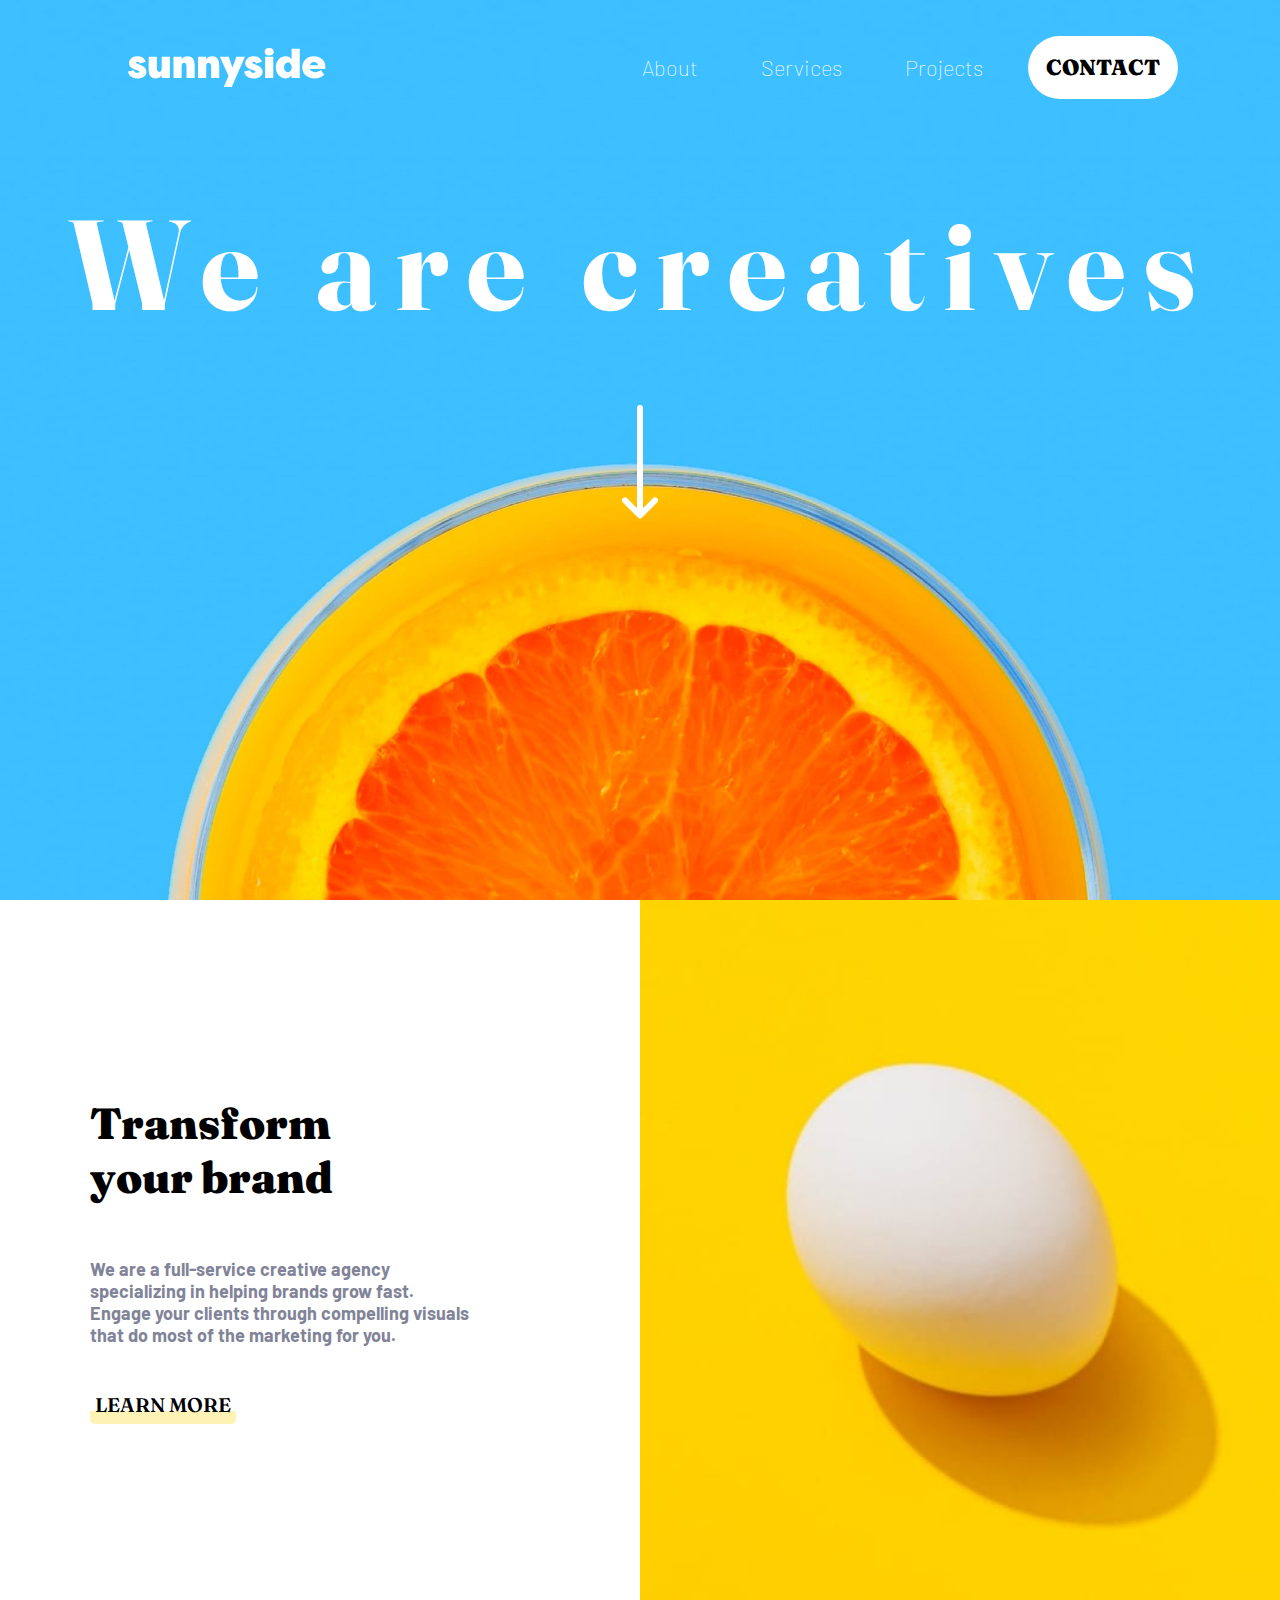
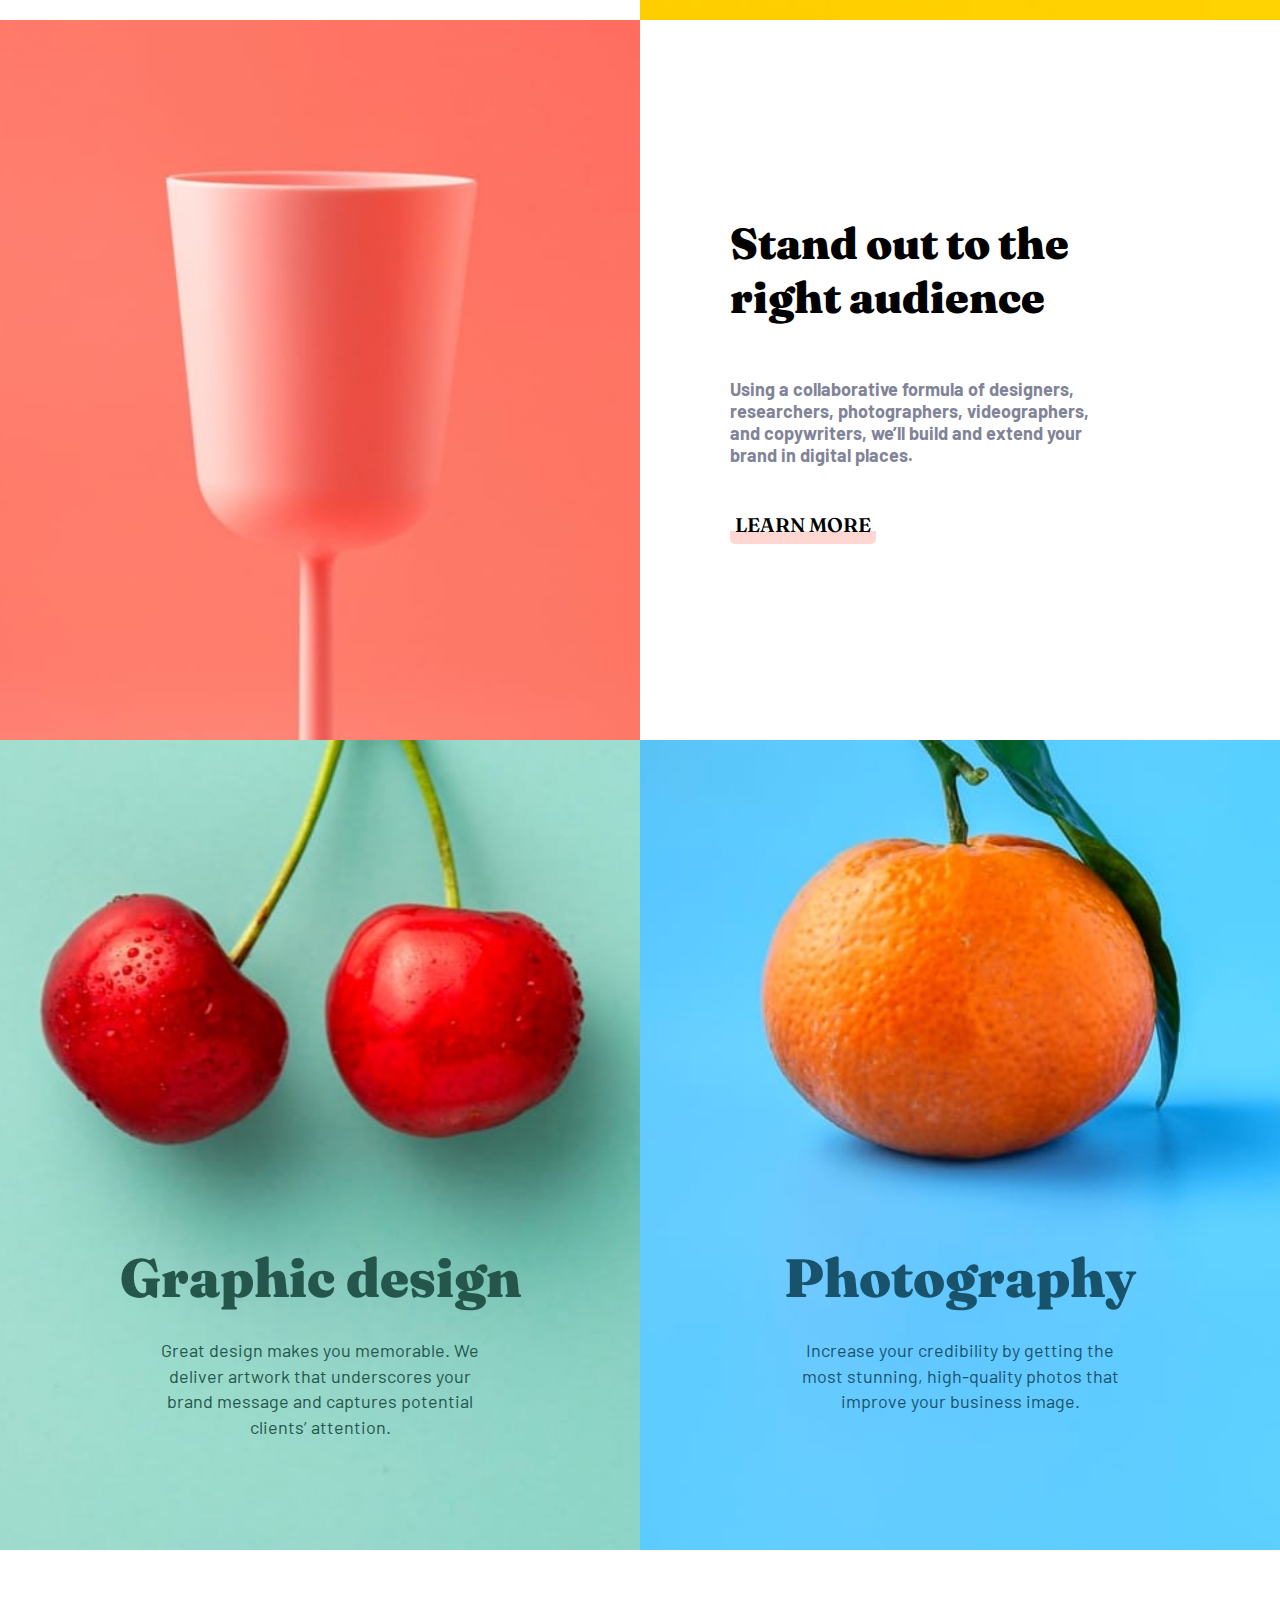
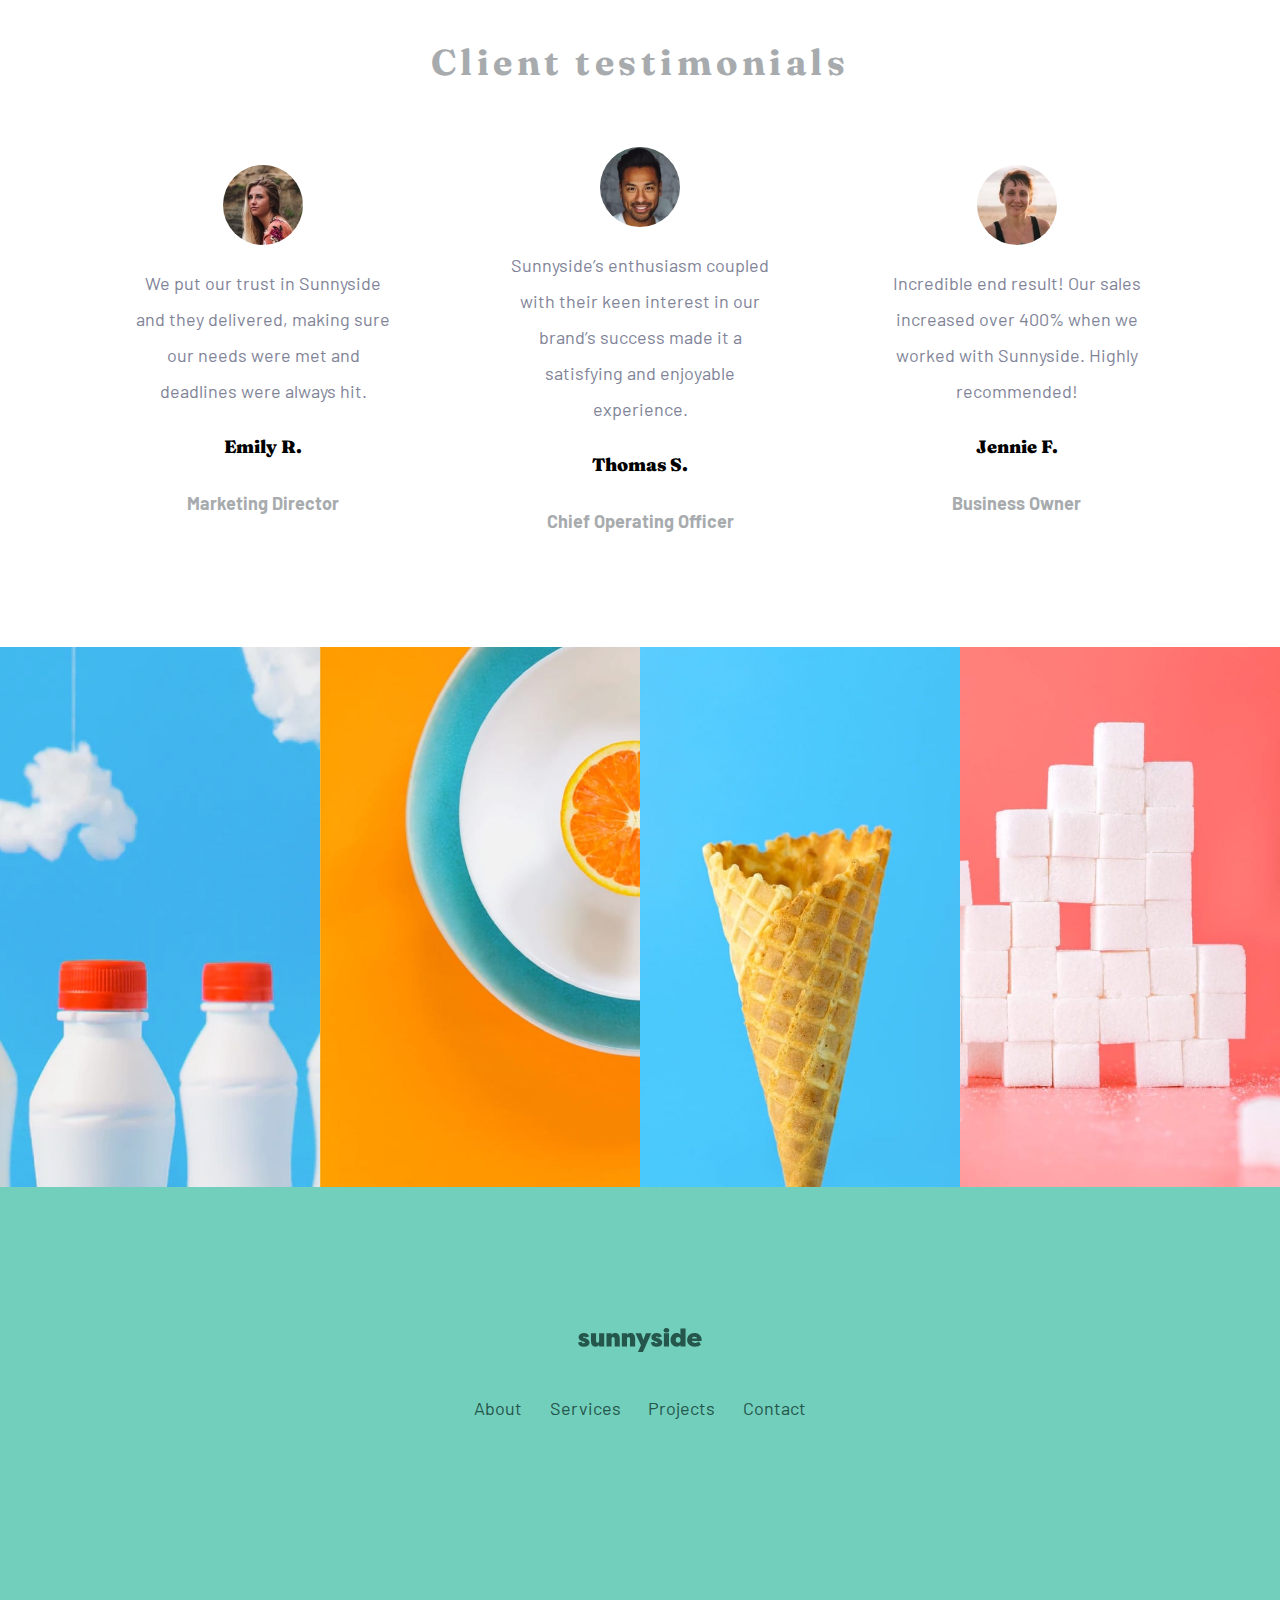
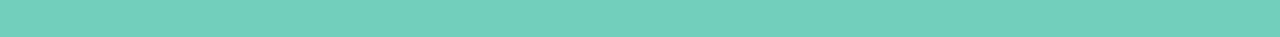
<file: sunnyside-agency-landing-page-main/index.html>
<!DOCTYPE html>
<html lang="en">
  <head>
    <meta charset="UTF-8" />
    <meta name="viewport" content="width=device-width, initial-scale=1.0" />
    <!-- displays site properly based on user's device -->

    <link
      rel="icon"
      type="image/png"
      sizes="32x32"
      href="./images/favicon-32x32.png" />

    <title>Frontend Mentor | Sunnyside agency landing page</title>

    <!-- Feel free to remove these styles or customise in your own stylesheet 👍 -->
    <link rel="stylesheet" href="style.css" />
    <!-- font-awesome link -->
    <link
      rel="stylesheet"
      href="https://cdnjs.cloudflare.com/ajax/libs/font-awesome/6.5.1/css/all.min.css"
      integrity="sha512-DTOQO9RWCH3ppGqcWaEA1BIZOC6xxalwEsw9c2QQeAIftl+Vegovlnee1c9QX4TctnWMn13TZye+giMm8e2LwA=="
      crossorigin="anonymous"
      referrerpolicy="no-referrer" />
  </head>
  <body>
    <main>
      <section class="card1">
        <nav class="sunnyNav">
          <img src="./images/logo.svg" alt="Sunny-icon" />

          <button class="menuIcons">
            <i class="menuIcon fa-solid fa-bars"></i>
            <i class="closeIcon fa-solid fa-xmark"></i>
          </button>
          <ul class="menu">
            <li class="menu_items">
              <a href="#" target="_blank" rel="noopener noreferrer">About</a>
            </li>

            <li class="menu_items">
              <a href="#" target="_blank" rel="noopener noreferrer">Services</a>
            </li>

            <li class="menu_items">
              <a href="#" target="_blank" rel="noopener noreferrer">Projects</a>
            </li>

            <li class="menu_items">
              <a href="#" target="_blank" rel="noopener noreferrer">Contact</a>
            </li>
          </ul>
        </nav>

        <header class="headCard">
          <h1>We are creatives</h1>
          <div>
            <img src="./images/icon-arrow-down.svg" class="arrowDown" />
          </div>
        </header>
      </section>

      <section class="section-2">
        <article class="transform-con">
          <div>
            <h2>Transform your brand</h2>
            <p>
              We are a full-service creative agency specializing in helping
              brands grow fast. Engage your clients through compelling visuals
              that do most of the marketing for you.
            </p>
            <a href="#" class="learn-more-transform"> Learn more</a>
          </div>
        </article>
        <!-- EGG IMG -->
        <div class="egg"></div>
      </section>

      <section class="section-2">
        <!-- PINK CUP -->
        <div class="stand_cup"></div>

        <article class="stand-out-con">
          <div>
            <h2>Stand out to the right audience</h2>
            <p>
              Using a collaborative formula of designers, researchers,
              photographers, videographers, and copywriters, we’ll build and
              extend your brand in digital places.
            </p>
            <a href="#" class="learn-more-stand"> Learn more</a>
          </div>
        </article>
      </section>

      <section class="card-3">
        <div class="graphicCard">
          <h3>Graphic design</h3>
          <p>
            Great design makes you memorable. We deliver artwork that
            underscores your brand message and captures potential clients’
            attention.
          </p>
        </div>

        <div class="photo">
          <h3>Photography</h3>
          <p>
            Increase your credibility by getting the most stunning, high-quality
            photos that improve your business image.
          </p>
        </div>
      </section>

      <section class="Client_testimonials">
        <h3 class="Client_testimonials-h3">Client testimonials</h3>

        <div class="testimonials">
          <article>
            <img src="./images/image-emily.jpg" alt="" class="emilly-img" />
            <p>
              We put our trust in Sunnyside and they delivered, making sure our
              needs were met and deadlines were always hit.
            </p>
            <h3>Emily R.</h3>
            <h4>Marketing Director</h4>
          </article>

          <article>
            <img src="./images/image-thomas.jpg" alt="" />
            <p>
              Sunnyside’s enthusiasm coupled with their keen interest in our
              brand’s success made it a satisfying and enjoyable experience.
            </p>
            <h3>Thomas S.</h3>
            <h4>Chief Operating Officer</h4>
          </article>

          <article>
            <img src="./images/image-jennie.jpg" alt="" class="emilly-img" />
            <p>
              Incredible end result! Our sales increased over 400% when we
              worked with Sunnyside. Highly recommended!
            </p>
            <h3>Jennie F.</h3>
            <h4>Business Owner</h4>
          </article>
        </div>
      </section>

      <section class="random-images">
        <article class="random-img1"></article>
        <article class="random-img2"></article>
        <article class="random-img3"></article>
        <article class="random-img4"></article>
      </section>

      <footer>
        <svg width="124" height="24" xmlns="http://www.w3.org/2000/svg">
          <path
            d="M5.857 18.708c1.638 0 2.995-.36 4.07-1.08 1.075-.721 1.613-1.769 1.613-3.144-.083-1.855-1.464-3.246-4.144-4.173l-1.44-.597c-.314-.1-.538-.198-.67-.298a.45.45 0 01-.198-.373c0-.414.273-.62.819-.62.678 0 1.182.347 1.513 1.043l3.698-1.044c-.893-2.22-2.614-3.329-5.162-3.329-1.522 0-2.788.398-3.797 1.193C1.15 7.08.645 8.116.645 9.39c0 .398.058.766.174 1.106.116.34.29.638.521.894.232.257.455.48.67.671.215.19.488.369.82.534.33.166.582.286.756.36.174.075.41.162.707.261l.422.15 1.49.546c.363.133.6.244.707.335a.449.449 0 01.16.36c0 .431-.404.647-1.215.647-1.191 0-1.903-.53-2.134-1.59L0 14.509c.463 2.8 2.416 4.2 5.857 4.2zm11.636 0c1.638 0 2.845-.63 3.623-1.888v1.615h5.112V5.366h-5.112v7.156c0 1.474-.505 2.21-1.514 2.21-1.026 0-1.539-.736-1.539-2.21V5.366h-5.112v7.653c0 3.793 1.514 5.69 4.542 5.69zm16.103-.273V11.28c0-1.475.504-2.212 1.513-2.212 1.026 0 1.54.737 1.54 2.212v7.155h5.111v-7.652c0-3.793-1.513-5.69-4.541-5.69-1.638 0-2.846.63-3.623 1.888V5.366h-5.113v13.069h5.113zm15.383 0V11.28c0-1.475.504-2.212 1.514-2.212 1.025 0 1.538.737 1.538 2.212v7.155h5.113v-7.652c0-3.793-1.514-5.69-4.542-5.69-1.638 0-2.846.63-3.623 1.888V5.366h-5.113v13.069h5.113zM64.958 24l8.289-18.634H67.91l-2.532 6.684-2.258-6.684h-5.584l5.435 11.802L59.944 24h5.014zm13.67-5.292c1.638 0 2.995-.36 4.07-1.08 1.076-.721 1.614-1.769 1.614-3.144-.083-1.855-1.465-3.246-4.145-4.173l-1.44-.597c-.314-.1-.537-.198-.67-.298a.45.45 0 01-.198-.373c0-.414.273-.62.819-.62.678 0 1.183.347 1.514 1.043l3.698-1.044c-.894-2.22-2.614-3.329-5.162-3.329-1.522 0-2.788.398-3.797 1.193-1.01.795-1.514 1.83-1.514 3.105 0 .398.058.766.173 1.106.116.34.29.638.522.894.231.257.455.48.67.671.215.19.488.369.819.534.33.166.583.286.757.36.173.075.41.162.707.261l.422.15 1.489.546c.364.133.6.244.707.335a.449.449 0 01.161.36c0 .431-.405.647-1.216.647-1.19 0-1.902-.53-2.134-1.59l-3.723.844c.464 2.8 2.416 4.2 5.857 4.2zm9.8-14.137c.91 0 1.613-.215 2.11-.646.495-.43.744-.977.744-1.64 0-.678-.24-1.23-.72-1.651C90.082.21 89.371 0 88.428 0c-.943 0-1.655.211-2.135.634-.48.422-.72.973-.72 1.652 0 .662.249 1.209.745 1.64.497.43 1.2.645 2.11.645zm2.556 13.864V5.366H85.87v13.069h5.113zm7.74.273c1.737 0 2.977-.63 3.722-1.888v1.615h5.112V.472h-5.112v6.534c-.745-1.275-1.985-1.913-3.723-1.913-1.753 0-3.214.642-4.38 1.926-1.166 1.283-1.75 2.91-1.75 4.882 0 1.97.584 3.598 1.75 4.882 1.166 1.283 2.627 1.925 4.38 1.925zm1.39-3.9c-.729 0-1.312-.274-1.75-.82-.439-.547-.658-1.243-.658-2.087 0-.845.215-1.54.645-2.087.447-.547 1.034-.82 1.762-.82s1.311.273 1.75.82c.438.546.657 1.242.657 2.087 0 .844-.219 1.54-.657 2.087-.439.546-1.022.82-1.75.82zm16.698 3.9c2.597 0 4.624-.754 6.08-2.26l-2.11-2.833c-1.042.845-2.217 1.267-3.524 1.267-.992 0-1.799-.224-2.42-.67-.62-.448-.93-.879-.93-1.293h9.604c.083-.298.124-.687.124-1.167 0-2.054-.674-3.677-2.022-4.87-1.349-1.193-3.073-1.789-5.175-1.789-2.25 0-4.028.671-5.335 2.013-1.307 1.341-1.961 2.956-1.961 4.844 0 1.938.69 3.549 2.072 4.833 1.382 1.283 3.247 1.925 5.597 1.925zm2.208-8.149h-5.112c.033-.613.298-1.08.794-1.404.496-.323 1.084-.484 1.762-.484.678 0 1.266.165 1.762.497.497.331.761.795.794 1.391z"
            fill=" hsl(167, 40%, 24%)"
            fill-rule="nonzero" />
        </svg>

        <div>
          <a href="http://">About</a>
          <a href="http://">Services</a>
          <a href="http://">Projects</a>
          <a href="http://">Contact</a>
        </div>
        <div class="footer-icon">
          <i class="fa-brands fa-square-facebook"></i>
          <i class="fa-brands fa-instagram"></i>
          <i class="fa-brands fa-twitter"></i>
          <i class="fa-brands fa-pinterest"></i>
        </div>
      </footer>

      <script src="script.js"></script>
    </main>
  </body>
</html>
</file>
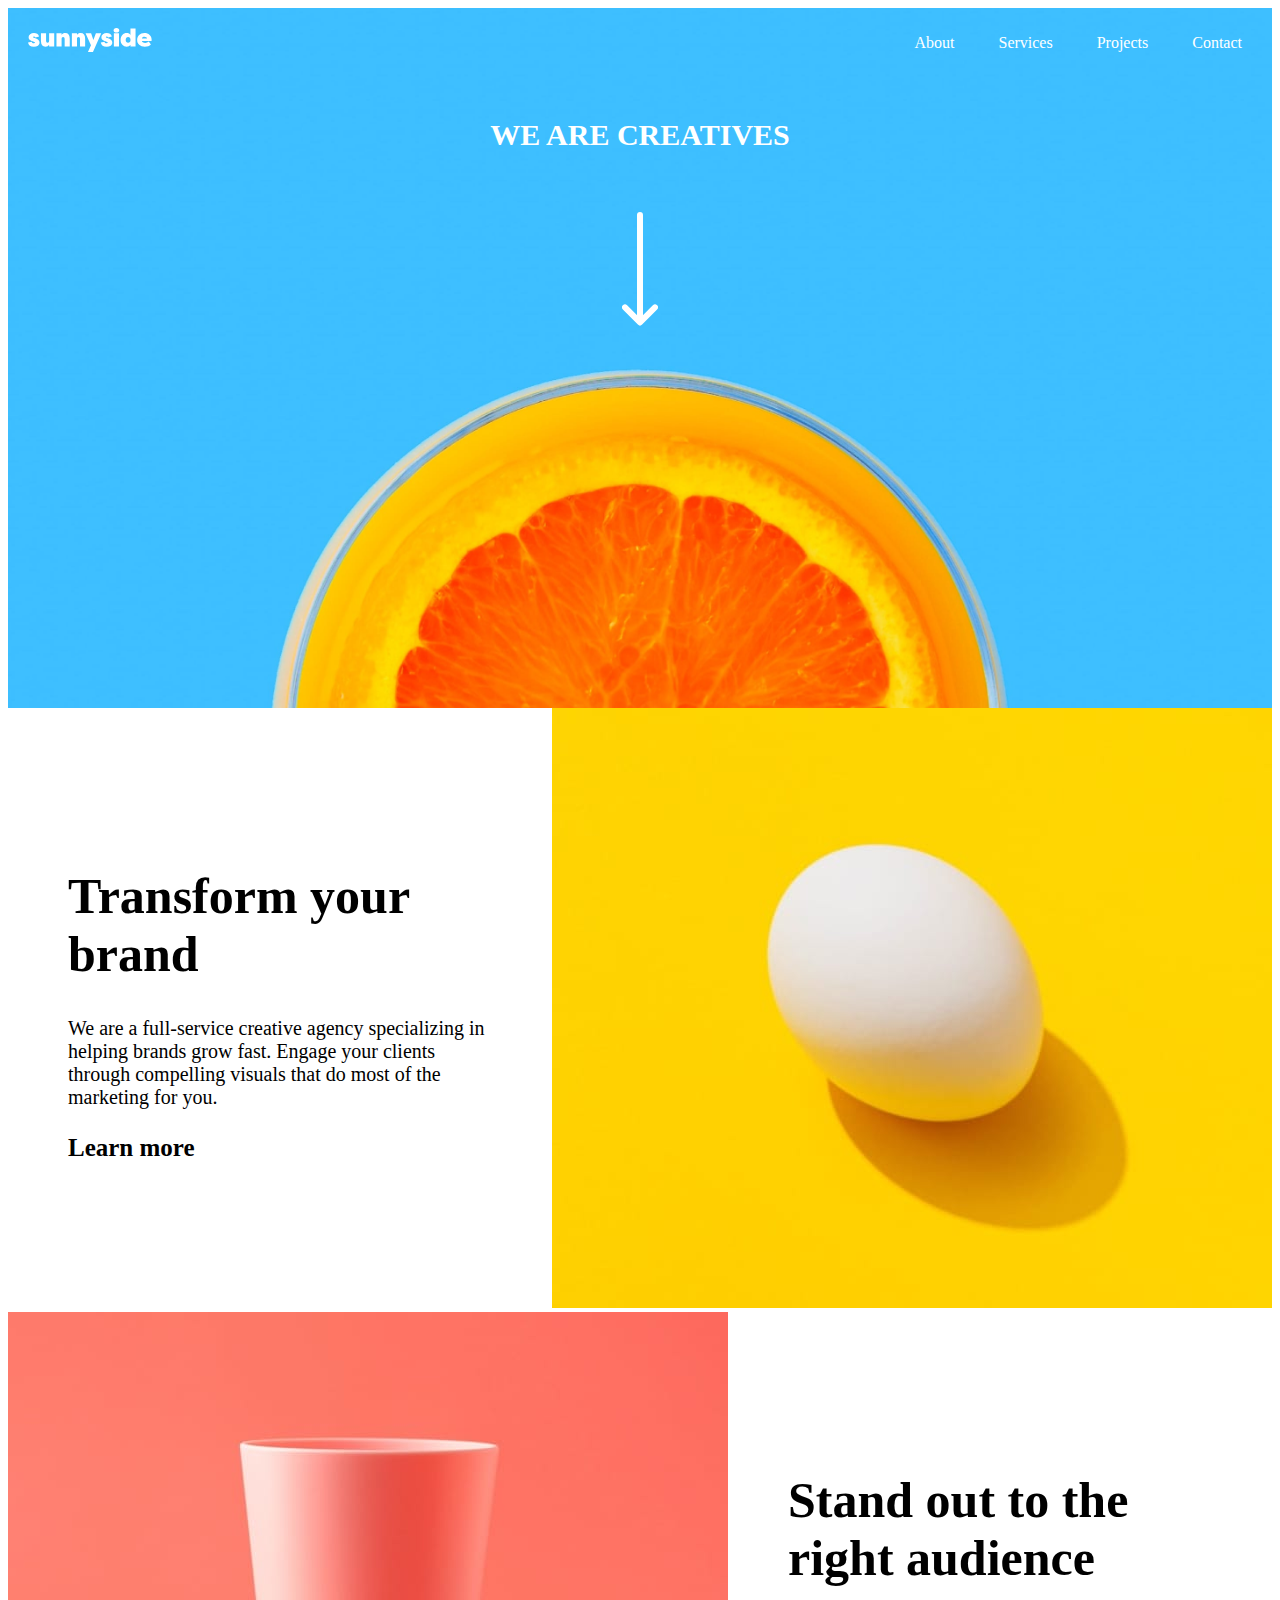
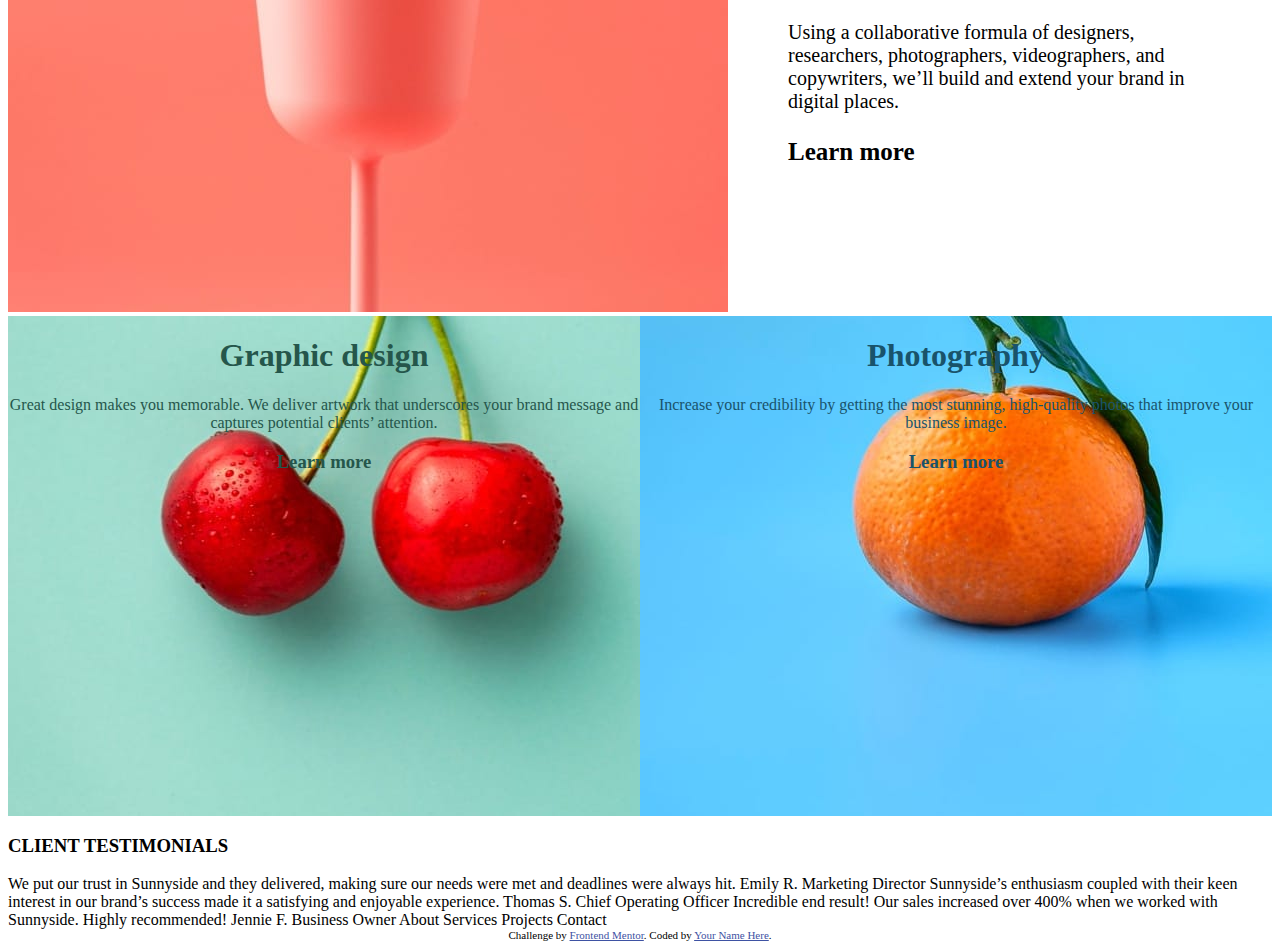
<file: sunnyside-agency-landing-page-main/sunnyside-agency-landing-page-main/index.html>
<!DOCTYPE html>
<html lang="en">

<head>
  <meta charset="UTF-8">
  <meta name="viewport" content="width=device-width, initial-scale=1.0">
  <!-- displays site properly based on user's device -->

  <link rel="icon" type="image/png" sizes="32x32" href="./images/favicon-32x32.png">
  <link rel="stylesheet" href="style.css">
  <title>Frontend Mentor | Sunnyside agency landing page</title>

  <!-- Feel free to remove these styles or customise in your own stylesheet 👍 -->
  <style>
    .attribution {
      font-size: 11px;
      text-align: center;
    }

    .attribution a {
      color: hsl(228, 45%, 44%);
    }
  </style>
</head>

<body>
  <nav>
    <div class="nav-container">
      <div class="navbar">
        <div class="logo">
          <img src="./images/logo.svg" alt="Sunnyside logo">
        </div>
        <div class="objects">
          <ul>
            <li>About</li>
            <li>Services</li>
            <li>Projects</li>
            <li>Contact</li>
          </ul>
        </div>
      </div>
      <div class="creative">
        <p> WE ARE CREATIVES</p>
      </div>
      <div class="arrow">
        <img src="./images/icon-arrow-down.svg" alt="arrow">
      </div>
    </div>
  </nav>
  <div class="transform">
    <div class="transform-text">
      <h1>Transform your brand</h1>
      <p>We are a full-service creative agency specializing in helping brands grow fast. Engage your clients through
        compelling visuals that do most of the marketing for you.</p>
      <h3>Learn more</h3>
    </div>
    <div class="transform-img">
      <img src="./images/desktop/image-transform.jpg" alt="transform">
    </div>
  </div>
  <div class="transform">
    <div class="transform-img">
      <img src="./images/desktop/image-stand-out.jpg" alt="transform">
    </div>
    <div class="transform-text">
      <h1>Stand out to the right audience</h1>
      <p> Using a collaborative formula of designers, researchers, photographers, videographers, and copywriters, we’ll
        build and extend your brand in digital places.</p>
      <h3>Learn more</h3>
    </div>
  </div>
  <div class="graphic">
    <div class="graphic-text">
      <div class="text-cotainer">
      <h1>Graphic design</h1>
      <p>Great design makes you memorable. We deliver artwork that underscores your brand message and captures potential
        clients’ attention.</p>
      <h3>Learn more</h3>
    </div>
    </div>
    <div class="photography-text">
      <div class="text-cotainer">
      <h1>Photography</h1>
      <p>Increase your credibility by getting the most stunning, high-quality photos that improve your business image.</p>
      <h3>Learn more</h3>
    </div>
  </div>
  </div>
  <div class="tetimonial">
    <div class="t-header">
      <h3>Client testimonials</h3>
    </div>
  </div>
  

  We put our trust in Sunnyside and they delivered, making sure our needs were met and deadlines were always hit.
  Emily R.
  Marketing Director

  Sunnyside’s enthusiasm coupled with their keen interest in our brand’s success made it a satisfying and enjoyable
  experience.
  Thomas S.
  Chief Operating Officer

  Incredible end result! Our sales increased over 400% when we worked with Sunnyside. Highly recommended!
  Jennie F.
  Business Owner

  About
  Services
  Projects
  Contact

  <div class="attribution">
    Challenge by <a href="https://www.frontendmentor.io?ref=challenge" target="_blank">Frontend Mentor</a>.
    Coded by <a href="#">Your Name Here</a>.
  </div>
</body>

</html>
</file>
<file: sunnyside-agency-landing-page-main/style.css>
@import url('https://fonts.googleapis.com/css2?family=Barlow:ital,wght@0,100;0,200;0,300;0,400;0,500;0,600;0,700;0,800;0,900;1,100;1,200;1,300;1,400;1,500;1,600;1,700;1,800;1,900&family=Fraunces:ital,opsz,wght@0,9..144,100..900;1,9..144,100..900&display=swap');

* {
  margin: 0px;
  text-decoration: none;
  padding: 0px;
  box-sizing: border-box;
  margin: 0px;
  font-size: 18px;
}
body {
  color: black;
  font-family: "Barlow";
  font-size: 1.2rem;
  margin-top: 0px;
}

.card1 {
  background-image: url(./images/desktop/image-header.jpg);
  background-size: cover;
  background-position: center;
  height: 100vh;
  width: 100%;
  position: relative;
  padding-top: 20vh;
}
/* NAV CONTAINER */
.sunnyNav {
  background-image: url(./images/desktop/image-header.jpg);
  background-size: 200%;
  background-position: top;
  display: flex;
  justify-content: space-between;
  align-content: center;
  align-items: center;
  justify-items: center;
  position: fixed;
  width: 100%;
  padding: 4vh 8vw;
  top: 0%;
  z-index: 100;
}
/* LOGO */
.sunnyNav img {
  height: 3vw;
  padding: 0vh 2vw;
}
/* NAVBAR ICON */
.menuIcons {
  display: none;
  color: white;
}

.closeIcon {
  display: none;
  color: rgb(255, 238, 4);
}

/* BUTTONS CONTAINER */
.menu {
  list-style: none;
  display: flex;
  flex-direction: row;
  justify-content: space-evenly;
  align-content: center;
  gap: 3vh;
}
/* BUTTONS */
.sunnyNav ul li {
  padding: 2vh;
  background-color: rgba(0, 0, 0, 0);
  color: white;
  font-weight: 100;
  font-size: 16px;
  border: 0;
  border-radius: 5vh;
  cursor: pointer;
  transition: all 0.3s ease;
}
.sunnyNav ul li a {
  text-decoration: none;
  color: inherit;
  font-size: 1.7vw;
}
/* LAST BUTTONS */
.sunnyNav ul li:nth-child(4) {
  background-color: white;
  color: black;
  font-family: "Fraunces";
  text-transform: uppercase;
  font-weight: 900;
}
/* BUTTONS HOVER EFFERT*/
.sunnyNav ul li:hover {
  background-color: white;
  color: black;
}
.sunnyNav ul li:nth-child(4):hover {
  background-color: rgba(255, 255, 255, 0.671);
  color: black;
}

.sunnyNav ul li:active {
  background-color: rgba(255, 255, 255, 0.411);
  color: black;
}

.sunnyNav ul li:nth-child(4):active {
  background-color: rgba(255, 255, 255, 0.411);
  color: black;
}

.headCard {
  color: white;
  margin-top: 2%;
  display: flex;
  justify-content: center;
  align-items: center;
  flex-direction: column;
  line-height: 10vh;
  text-align: center;
}
.headCard h1 {
  font-size: clamp(4rem, 10vw, 10rem);
  font-family: "Fraunces";
  letter-spacing: 2vh;
  line-height: 11vh;
  margin-top: 1vh;
  margin-bottom: 0%;
}

.headCard div {
  position: absolute;
  top: 45%;
}
.section-2 {
  display: grid;
  grid-template-columns: 1fr 1fr;
  width: 100%;
  align-items: center;
  justify-content: center;
  gap: 0px;
}
.transform-con {
  display: flex;
  flex-direction: column;
  padding: 0 5%;
  justify-content: center;
}
.stand-out-con {
  display: flex;
  flex-direction: column;
  padding: 0 5%;
  justify-content: center;
}

.section-2 article div {
  display: flex;
  width: 80%;
  padding: 0 10%;
  justify-items: center;
  flex-direction: column;
  gap: 6vh;
}
.section-2 article div h2 {
  font-size: 3.4vw;
  font-family: "Fraunces";
  font-weight: 900;
}

.section-2 article div p {
  font-weight: 700;
  font-family: "Barlow";
  width: 30vw;
  color: hsl(232, 10%, 55%);
}

.section-2 article div a {
  text-align: left;
  color: black;
  font-weight: 600;
  font-size: 2.2vh;
  text-transform: uppercase;
  font-family: "Fraunces";
}

/* img beside transform */
.egg {
  background-image: url(./images/desktop/image-transform.jpg);
  background-size: cover;
  background-position: center;
  height: 40rem;
}

/* img beside stand out */
.stand_cup {
  background-image: url(./images/desktop/image-stand-out.jpg);
  background-size: cover;
  background-position: center;
  height: 40rem;
}

.learn-more-transform {
  font-size: 2.5vh;
  border-bottom: 7px solid hsla(51, 100%, 49%, 0.295);
  padding: 5px;
  border-radius: 5px;
  line-height: 1px;
  border-bottom-width: 1.5vh;
  width: max-content;
}

.learn-more-stand {
  font-size: 2.5vh;
  border-bottom: 7px solid hsl(7, 99%, 70%, 0.295);
  padding: 5px;
  border-radius: 5px;
  line-height: 1px;
  border-bottom-width: 1.5vh;
  width: max-content;
}
/* LEARN MORE HOVER STATE */
.learn-more-stand:hover {
  border-bottom: 7px solid hsla(7, 99%, 70%, 0.712);
}

.learn-more-transform:hover {
  border-bottom: 7px solid hsla(51, 100%, 49%, 0.712);
}
/* LEARN MORE ACTIVE STATE */
.learn-more-stand:active {
  border-bottom: 7px solid hsl(7, 99%, 70%);
}
.learn-more-transform:hover {
  border-bottom: 7px solid hsl(51, 100%, 49%);
}

.card-3 {
  display: grid;
  grid-template-columns: 1fr 1fr;
  width: 100%;
  align-items: center;
  justify-content: center;
  gap: 0px;
}

.graphicCard {
  display: flex;
  flex-direction: column;
  text-align: center;
  align-items: center;
  background-repeat: no-repeat;
  background-image: url(./images/desktop/image-graphic-design.jpg);
  background-position: top;
  background-size: cover;
  height: 45rem;
  color: hsl(167, 40%, 24%);
  gap: 3vh;
}
.graphicCard h3 {
  font-size: 3em;
  margin-top: 28rem;
  font-weight: 900;
  font-family: "Fraunces";
}
.graphicCard p {
  min-width: 300px;
  max-width: 350px;
  line-height: 2vw;
}

.photo {
  background-image: url(./images/desktop/image-photography.jpg);
  background-position: top;
  background-size: cover;
  background-repeat: no-repeat;
  position: relative;
  display: flex;
  flex-direction: column;
  height: 45rem;
  color: hsl(198, 62%, 26%);
  text-align: center;
  align-items: center;
  gap: 3vh;
}

.photo h3 {
  font-size: 3em;
  margin-top: 28rem;
  font-family: "Fraunces";
  font-weight: 900;
}
.photo p {
  min-width: 300px;
  max-width: 350px;
  line-height: 2vw;
}
.Client_testimonials {
  padding: 10vh;
  display: flex;
  flex-direction: column;
  align-items: center;
  justify-content: center;
}

.Client_testimonials-h3 {
  font-size: 2rem;
  margin-bottom: 5vh;
  font-family: "Fraunces";
  font-weight: 700;
  letter-spacing: 0.5vh;
  color: hsl(210, 4%, 67%);
  text-align: center;
}

.testimonials {
  gap: 6vw;
  display: flex;
  flex-wrap: wrap;
  align-items: center;
  text-align: center;
  justify-content: center;
}

.testimonials article {
  min-width: 300px;
  max-width: 300px;
  gap: 20px;
  padding: 1rem;
  display: flex;
  line-height: 2rem;
  flex-direction: column;
  align-items: center;
  text-align: center;
  justify-content: center;
  color: hsl(232, 10%, 55%);
}
.testimonials article img {
  width: 80px;
  border-radius: 5rem;
}

.testimonials h4 {
  color: hsl(210, 4%, 67%);
}
.testimonials h3 {
  color: hsl(0, 0%, 0%);
  font-family: "Fraunces";
  font-weight: 900;
}

.random-images {
  display: grid;
  grid-template-columns: 1fr 1fr 1fr 1fr;
  width: 100%;
  background-color: black;
}

.random-img1 {
  height: 60vh;
  background-image: url(./images/desktop/image-gallery-milkbottles.jpg);
  background-size: cover;
  background-repeat: no-repeat;
  background-position: right;
}
.random-img2 {
  height: 60vh;
  background-image: url(./images/desktop/image-gallery-orange.jpg);
  background-size: cover;
  background-repeat: no-repeat;
  background-position: left;
}
.random-img3 {
  height: 60vh;
  background-image: url(./images/desktop/image-gallery-cone.jpg);
  background-size: cover;
  background-position: center;
  background-repeat: no-repeat;
}
.random-img4 {
  height: 60vh;
  background-image: url(./images/desktop/image-gallery-sugarcubes.jpg);
  background-position: right;
  background-size: cover;
}

footer {
  background-color: hsl(168, 49%, 63%);
  color: hsl(167, 40%, 24%);
  height: 50vh;
  display: flex;
  align-items: center;
  justify-content: center;
  flex-direction: column;
  align-content: space-between;
  gap: 5vh;
}
footer div a {
  color: hsl(167, 40%, 24%);
  padding: 1.3vh;
}
.footer-icon i {
  font-size: 1.5rem;
  padding: 1vh;
}

footer div a:hover {
  color: hsl(0, 0%, 100%);
  padding: 1.5vh;
}
.footer-icon i:hover {
  color: white;
  font-size: 1.5rem;
  padding: 1vh;
}

@media (max-width: 820px) {
  .menuIcons {
    position: absolute;
    right: 25px;
    background-color: transparent;
    border: none;
    cursor: pointer;
  }

  .menuIcons .closeIcon {
    display: none;
  }

  .menuIcons i {
    font-size: 4vh;
  }

  .menu {
    display: flex;
    align-content: center;
    align-items: center;
    justify-content: center;
    position: fixed;
    top: 15%;
    width: 70vw;
    z-index: 1;
    background-color: aliceblue;
    list-style: none;
    text-decoration: none;
    padding: 2rem;
    text-align: center;
    display: none;
    clip-path: polygon(0 8%, 91% 8%, 100% 0, 100% 40%, 100% 100%, 0 100%);
  }

  .showMenu {
    display: block;
  }

  .sunnyNav {
    padding: 4vh 10vw;
  }

  .sunnyNav button {
    display: block;
    background-color: transparent;
    border: none;
  }
  .sunnyNav ul li {
    color: hsl(232, 10%, 55%);
    margin-bottom: 1rem;
  }
  .sunnyNav ul li:nth-child(4) {
    background-color: rgb(247, 212, 13);
    color: black;
    font-size: 15px;
    padding: 3vh;
    margin-bottom: 1rem;
  }

  .sunnyNav img {
    height: 3.5vh;
  }

  .random-images {
    display: grid;
    grid-template-columns: 1fr 1fr;
    width: 100%;
  }

  .card-3 {
    display: grid;
    grid-template-columns: 1fr;
    width: 100%;
    align-items: center;
    justify-content: center;
    gap: 0px;
  }

  .photo {
    height: 40rem;
    gap: 3vh;
  }

  .photo p {
    min-width: 300px;
    max-width: 320px;
    line-height: 1rem;
  }
  .photo h3 {
    margin-top: 25rem;
  }

  .graphicCard {
    height: 40rem;
  }

  .graphicCard p {
    min-width: 300px;
    max-width: 320px;
    line-height: 1rem;
  }
  .graphicCard h3 {
    margin-top: 25rem;
  }

  .section-2 {
    grid-template-columns: 1fr;
    width: 100%;
    align-items: center;
    justify-content: center;
    gap: 0px;
  }

  .transform-con {
    display: flex;
    flex-direction: column;
    padding: 10% 5%;
    justify-content: center;
  }
  .stand-out-con {
    display: flex;
    flex-direction: column;
    padding: 10% 5%;
    justify-content: center;
  }

  .section-2 article div {
    display: flex;
    justify-items: center;
    flex-direction: column;
    gap: 4vh;
  }
  .section-2 article div h2 {
    font-size: 7vw;
    font-family: "Fraunces";
  }
  .section-2 article div p {
    font-weight: 700;
    font-family: "Barlow";
    width: 70vw;
    color: hsl(232, 10%, 55%);
  }

  .section-2 article div a {
    text-align: left;
    color: black;
    font-weight: 600;
    font-size: 2.2vh;
    text-transform: uppercase;
    font-family: "Fraunces";
  }

  .egg {
    background-image: url(./images/desktop/image-transform.jpg);
    height: 30rem;
    grid-row: 1;
  }

  /* img beside stand out */
  .stand_cup {
    background-image: url(./images/desktop/image-stand-out.jpg);
    height: 30rem;
    grid-row: 1;
  }
}

@media (max-width: 769px) {
  .photo {
    height: 35rem;
    gap: 3vh;
  }

  .photo p {
    min-width: 300px;
    max-width: 320px;
    line-height: 1rem;
  }
  .photo h3 {
    margin-top: 22rem;
  }

  .graphicCard {
    height: 35rem;
  }

  .graphicCard p {
    min-width: 300px;
    max-width: 320px;
    line-height: 1rem;
  }
  .graphicCard h3 {
    margin-top: 22rem;
  }
}

@media (max-width: 495px) {
  .attribution {
    font-size: 0.7rem;
    text-align: center;
    background-color: darkgrey;
  }
  .attribution a {
    font-size: 0.7rem;
    color: hsl(228, 45%, 44%);
  }

  .headCard h1 {
    font-size: 2.5rem;
    font-weight: 700;
    font-family: "Fraunces";
    letter-spacing: 2vh;
    line-height: 9vh;
  }

  .random-img1 {
    height: 40vh;
    background-image: url(./images/mobile/image-gallery-milkbottles.jpg);
    background-size: cover;
    background-repeat: no-repeat;
    background-position: right;
  }
  .random-img2 {
    height: 40vh;
    background-image: url(./images/mobile/image-gallery-orange.jpg);
    background-size: cover;
    background-repeat: no-repeat;
    background-position: left;
  }
  .random-img3 {
    height: 40vh;
    background-image: url(./images/mobile/image-gallery-cone.jpg);
    background-size: cover;
    background-position: center;
    background-repeat: no-repeat;
  }
  .random-img4 {
    height: 40vh;
    background-image: url(/images/mobile/image-gallery-sugar-cubes.jpg);
    background-position: right;
    background-size: cover;
  }
  .card-3 {
    display: grid;
    grid-template-columns: 1fr;
    width: 100%;
    align-items: center;
    justify-content: center;
    gap: 0px;
  }

  .photo {
    height: 35rem;
  }

  .photo p {
    min-width: 300px;
    max-width: 350px;
  }
  .photo h3 {
    margin-top: 22rem;
  }

  .graphicCard {
    height: 35rem;
  }

  .graphicCard p {
    min-width: 300px;
    max-width: 350px;
  }
  .graphicCard h3 {
    margin-top: 22rem;
  }

  footer {
    background-color: hsl(168, 49%, 63%);
    color: hsl(167, 40%, 24%);
    height: 50vh;
  }
  footer div a {
    font-size: 1.2rem;
    color: hsl(167, 40%, 24%);
    padding: 1vh;
  }
  .footer-icon i {
    font-size: 1.5rem;
    padding: 1vh;
  }
}

@media (max-width: 360px) {
  .headCard h1 {
    font-size: clamp(2.5rem, 10vw, 3rem);
    font-family: "Fraunces";
    letter-spacing: 2vh;
    padding: 3vw;
  }

  .random-images {
    display: grid;
    grid-template-columns: 1fr 1fr;
    width: 100%;
    background-color: black;
  }

  .card-3 {
    display: grid;
    grid-template-columns: 1fr;
    width: 100%;
    align-items: center;
    justify-content: center;
    gap: 0px;
  }

  .photo {
    height: 35rem;
  }

  .photo p {
    min-width: 300px;
    max-width: 310px;
  }
  .photo h3 {
    font-size: 2.5em;
    margin-top: 22rem;
  }

  .graphicCard {
    height: 35rem;
  }

  .graphicCard p {
    min-width: 300px;
    max-width: 310px;
  }
  .graphicCard h3 {
    font-size: 2.5em;
    margin-top: 22rem;
  }

  .section-2 {
    grid-template-columns: 1fr;
    width: 100%;
    align-items: center;
    justify-content: center;
    gap: 0px;
  }

  .transform-con {
    display: flex;
    flex-direction: column;
    padding: 10% 5%;
    justify-content: center;
  }
  .stand-out-con {
    display: flex;
    flex-direction: column;
    padding: 10% 5%;
    justify-content: center;
  }

  .section-2 article div {
    display: flex;
    justify-items: center;
    flex-direction: column;
    gap: 4vh;
  }
  .section-2 article div h2 {
    font-size: 7vw;
  }
  .section-2 article div p {
    width: 70vw;
  }

  .section-2 article div a {
    font-size: 2.2vh;
  }

  .egg {
    background-image: url(./images/mobile/image-transform.jpg);
    background-size: cover;
    background-position: center;
    height: 100vh;
  }

  /* img beside stand out */
  .stand_cup {
    background-image: url(./images/mobile/image-stand-out.jpg);
    background-size: cover;
    background-position: center;
    height: 100vh;
  }

  .random-img1 {
    height: 35h;
    background-image: url(./images/mobile/image-gallery-milkbottles.jpg);
    background-size: cover;
    background-repeat: no-repeat;
    background-position: right;
  }
  .random-img2 {
    height: 35h;
    background-image: url(./images/mobile/image-gallery-orange.jpg);
    background-size: cover;
    background-repeat: no-repeat;
    background-position: left;
  }
  .random-img3 {
    height: 35h;
    background-image: url(./images/mobile/image-gallery-cone.jpg);
    background-size: cover;
    background-position: center;
    background-repeat: no-repeat;
  }
  .random-img4 {
    height: 35h;
    background-image: url(./images/mobile/image-gallery-sugar-cubes.jpg);
    background-position: right;
    background-size: cover;
  }
  footer {
    background-color: hsl(168, 49%, 63%);
    color: hsl(167, 40%, 24%);
    height: 50vh;
  }
  footer div a {
    font-size: 1rem;
    color: hsl(167, 40%, 24%);
    padding: 1vh;
  }
  .footer-icon i {
    font-size: 1.5rem;
    padding: 1vh;
  }
}
</file>
<file: sunnyside-agency-landing-page-main/sunnyside-agency-landing-page-main/style.css>
.nav-container{
    background-image: url(./images/desktop/image-header.jpg);
    background-repeat: no-repeat;
    background-size: cover;
    height: 700px;
    color: white;
}
ul li{
    list-style-type: none;
    display: inline-block;
    padding: 10px;
    margin-right: 20px;
}
ul li:hover{
    background-color: white;
    color: black;
    border-radius: 15px;
}
.navbar{
    display: flex;
    justify-content: space-between;
}
.logo{
    padding: 20px;
}
.creative p{
    font-size: 30px;
    font-weight: bold;
    text-align: center;
    padding: 10px;
}
.arrow{
    padding: 20px;
    text-align: center;
}
.transform{
    display: flex;
    align-items: center;
}
.transform-text{
    padding: 60px;
    text-align: start;
    width:50% ;
}
.transform-text h1{
    font-size: 50px;
    font-weight: bold;
}
.transform-text p{
    font-size: 20px;
}
.transform-text h3{
    font-size: 25px;
    font-weight: bold;
}
.graphic{
    display: flex;
    height: 500px;
    align-content: end;
}
.graphic-text{
    background-image: url(./images/desktop/image-graphic-design.jpg);
    text-align:center;
    width:50%;  
    color: hsl(167, 40%, 24%);
}
.photography-text{
    background-image: url(./images/desktop/image-photography.jpg);
    text-align: center;
    width:50% ;
    color: hsl(198, 62%, 26%);
}
.text-container{
    /* align-items: center; */
    padding: 20px;
}
.t-header h3{
    color: ;
    text-transform: uppercase;
}
</file>
